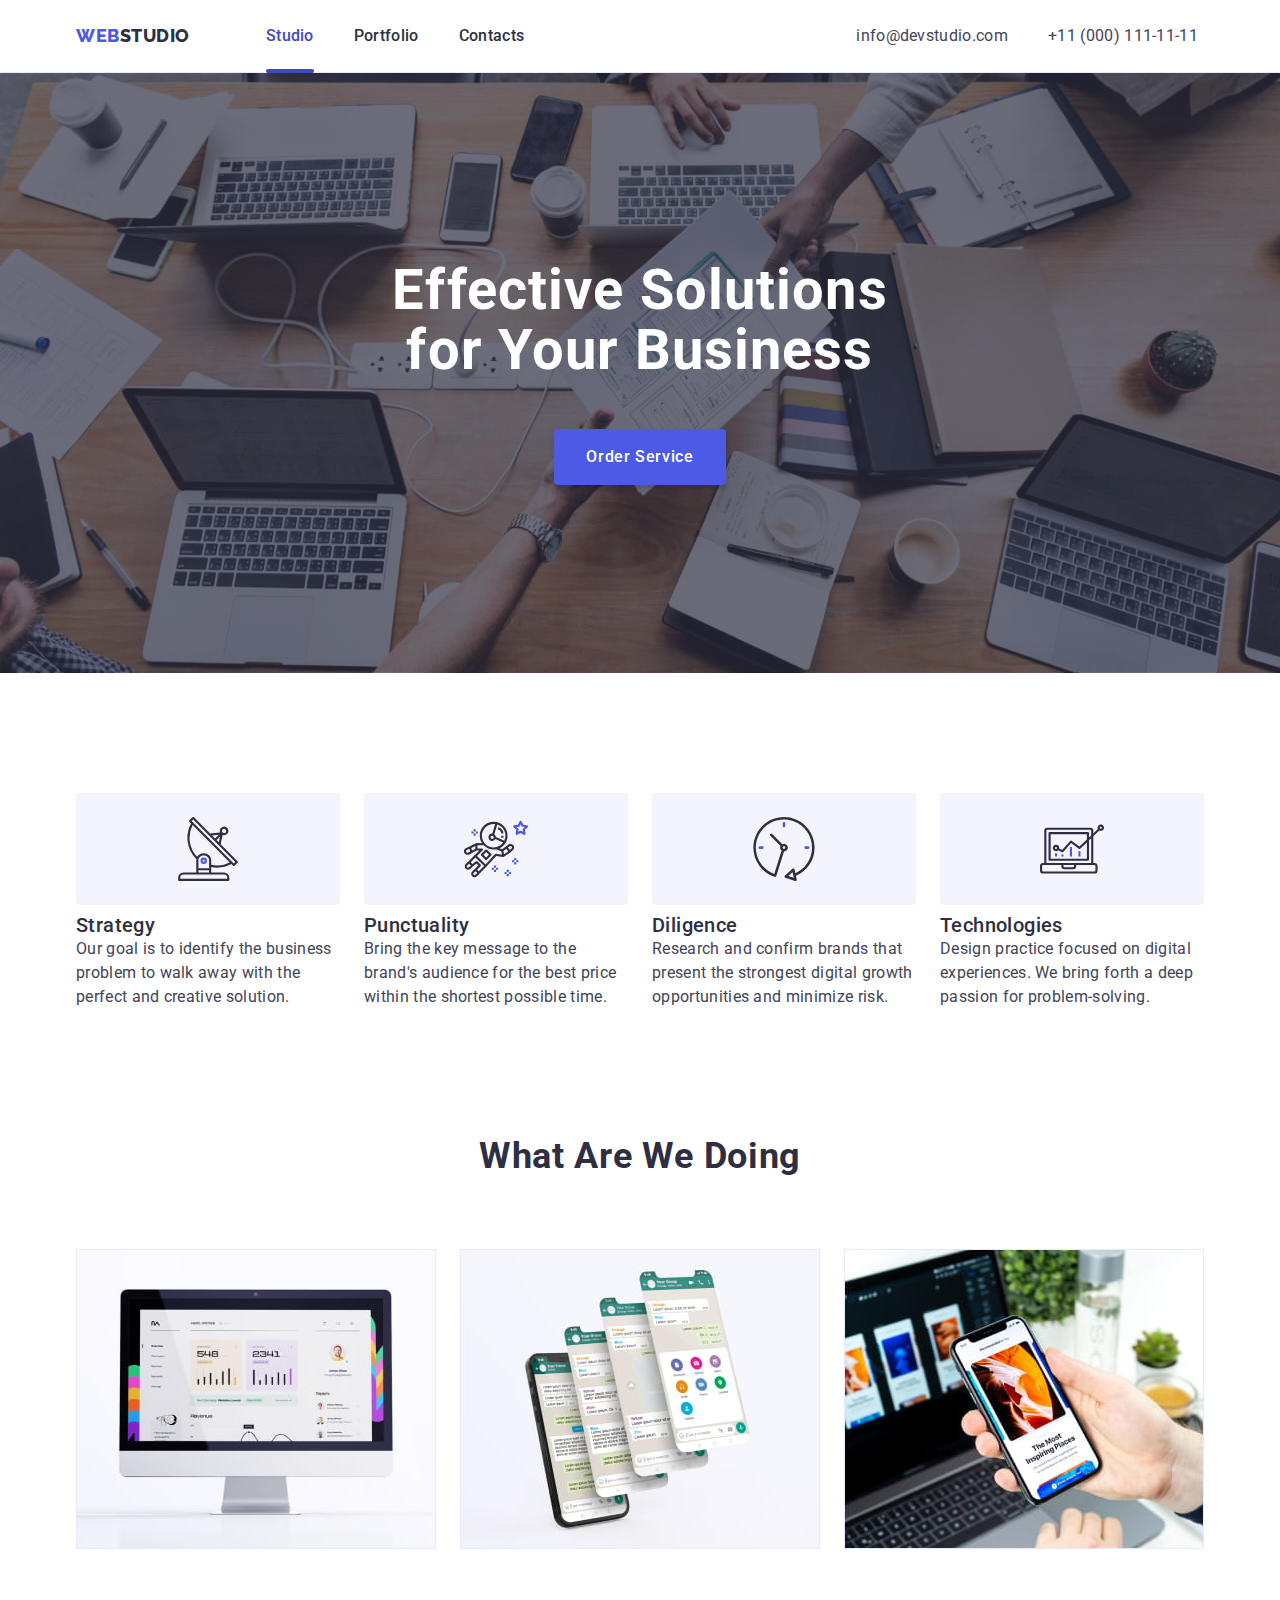
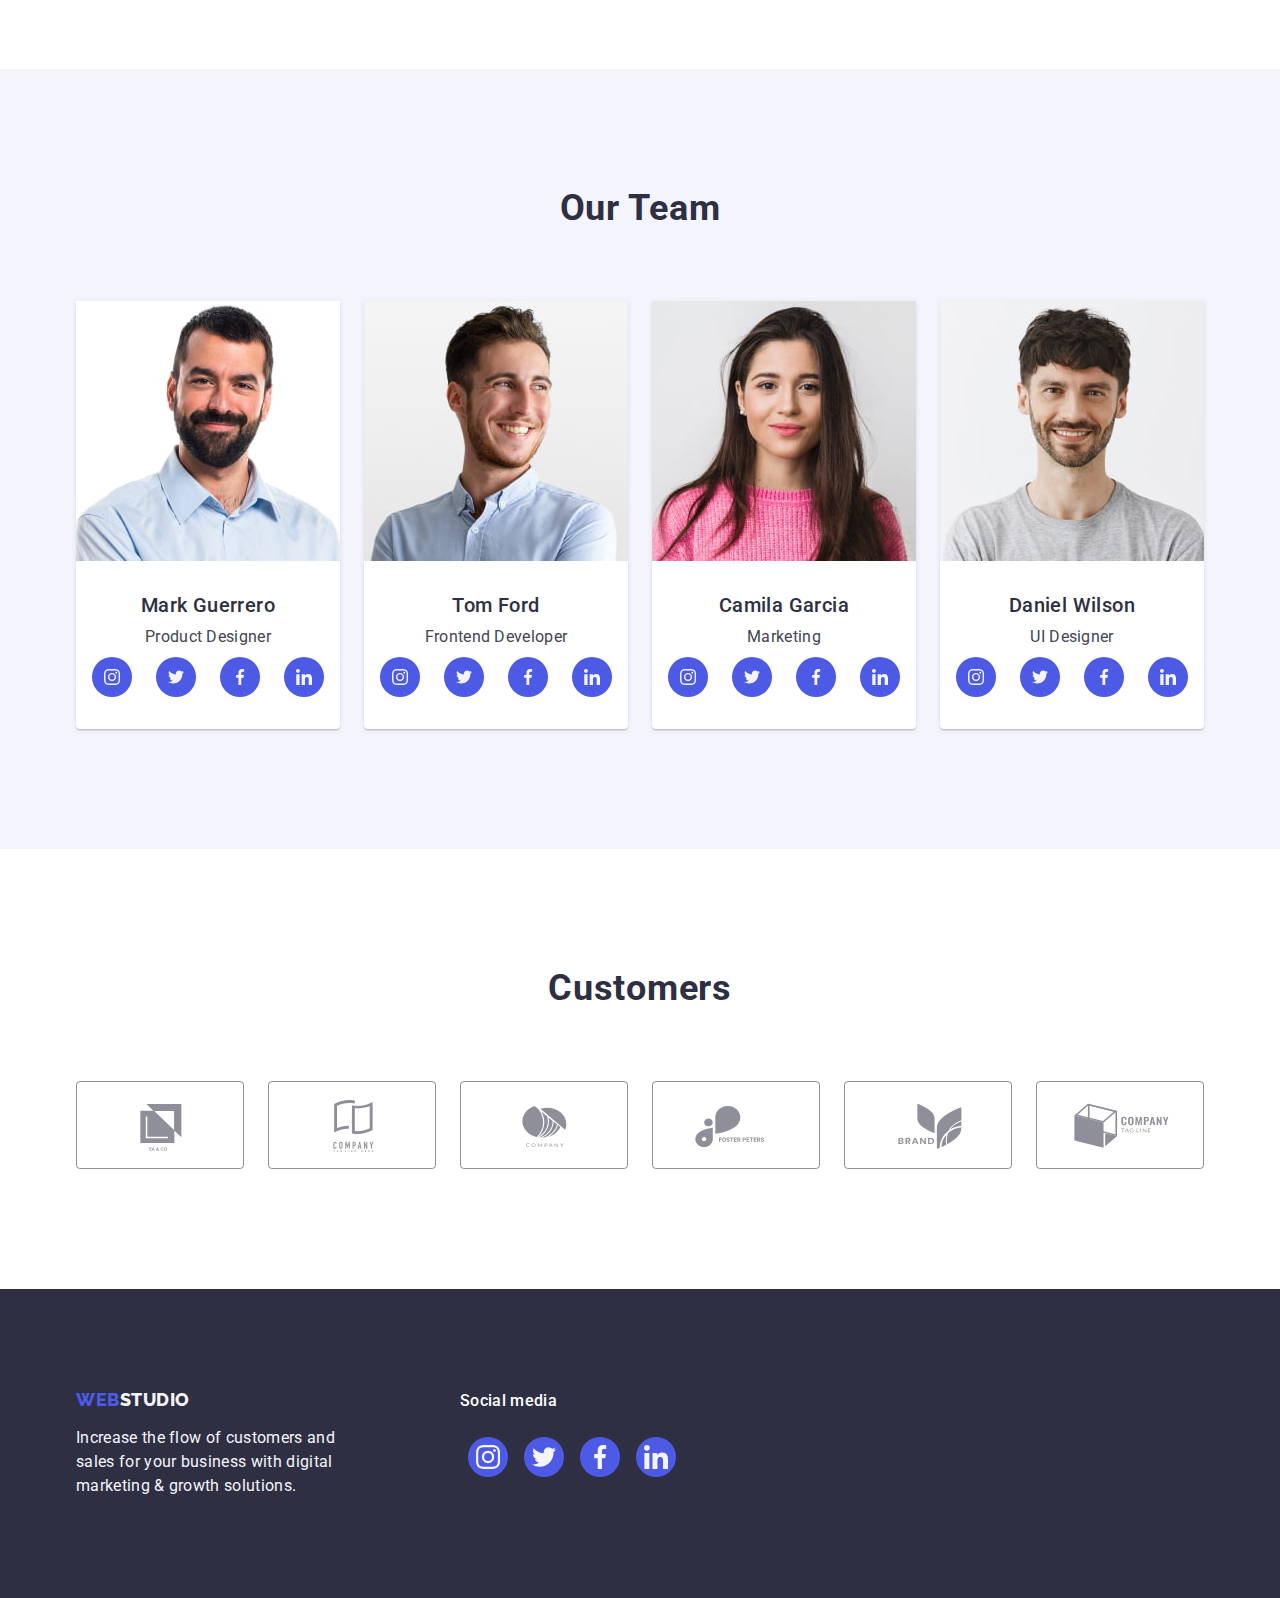
<file: index.html>
<!DOCTYPE html>
<html lang="en">
<head>
    <meta charset="UTF-8">
    <meta http-equiv="X-UA-Compatible" content="IE=edge">
    <meta name="viewport" content="width=device-width, initial-scale=1.0">
    <title>Document</title>
        <!-- Fonts -->
    <link rel="preconnect" href="https://fonts.googleapis.com">
    <link rel="preconnect" href="https://fonts.gstatic.com" crossorigin>
    <link href="https://fonts.googleapis.com/css2?family=Raleway:wght@800&family=Roboto:wght@400;500;700;900&display=swap"
        rel="stylesheet">
        <!-- Normalize -->
        <link rel="stylesheet" href="https://cdn.jsdelivr.net/npm/modern-normalize@2.0.0/modern-normalize.min.css">
        <!-- Custom styles -->
        <link href="./css/styles.css" rel="stylesheet">
</head>
<body class="page">
    <!-- Header section -->
    <header class="header">
        <div class="header-container container">
        <nav class="header-nav">
        <a class="header-logo link" href="./index.html">Web<span class="header-logo-studio">Studio</span></a>
       
       <ul class="nav-list">
        <li><a class="header-link link current" href="./index.html">Studio</a></li>
        <li><a class="header-link link" href="./portfolio.html">Portfolio</a></li>
        <li><a class="header-link link" href="">Contacts</a></li>
       </ul>
        </nav>

       <address class="contacts">
        <ul class="contacts-item" >
        <li class="contacts-items">
            <a class="contacts-link link" href="mailto:info@devstudio.com">info@devstudio.com</a>
        </li>
        <li class="contacts-items">
            <a class="contacts-link link" href="tel:+110001111111">+11 (000) 111-11-11</a>
        </li>
       </ul>
       </address>
        </div>
    </header>
    <!-- Main section -->
    <main class="main">
    <!-- Hero section -->
        <section class="hero-section">
            <div class="hero-container container">
            <h1 class="hero-title">Effective Solutions for Your Business</h1>
            <button class="hero-button" type="button" data-modal-open>Order Service</button>    
            </div>
        </section>
    <!-- Benefits section -->
        <section class="section-benefits">
            <div class="benefits-container container">
                <h2 class="visually-hidden">Lorem ipsum</h2>
                <ul class="benefits-item list" >
                    <li class="benefits-items">
                        <div class="benefits-link">
                            <svg class="benefits-icon" width="64" height="64">
                                <use href="./images/icons.svg#antenna"></use>
                            </svg>
                        </div>
                        <h3 class="benefits-title">Strategy</h3>
                        <p class="benefits-text">
                            Our goal is to identify the business
                        problem to walk away with the perfect and creative solution.
                        </p>
                    </li>
                    <li class="benefits-items">
                        <div class="benefits-link">
                            <svg class="benefits-icon" width="64" height="64">
                                <use href="./images/icons.svg#astronaut"></use>
                            </svg>
                        </div>
                        <h3 class="benefits-title">Punctuality</h3>
                        <p class="benefits-text">
                            Bring the key message to the brand's audience for the best price within the shortest possible time.
                        </p>
                    </li>
                    <li class="benefits-items">
                        <div class="benefits-link">
                            <svg class="benefits-icon" width="64" height="64">
                                <use href="./images/icons.svg#clock"></use>
                            </svg>
                        </div>
                        <h3 class="benefits-title">Diligence</h3>
                        <p class="benefits-text">
                            Research and confirm brands that present the strongest digital growth opportunities and minimize risk. 
                        </p>
                    </li>
                    <li class="benefits-items">
                        <div class="benefits-link">
                            <svg class="benefits-icon" width="64" height="64">
                                <use href="./images/icons.svg#diagram"></use>
                            </svg>
                        </div>
                        <h3 class="benefits-title">Technologies</h3>
                        <p class="benefits-text">
                            Design practice focused on digital experiences. We bring forth a deep passion for problem-solving.
                        </p>
                    </li>
                </ul>
            </div>
        </section>
    <!-- What are we doing section -->
        <section class="section-work">
            <div class="work-container container">
                <h2 class="work-title">What are we doing</h2>
                <ul class="work-item list">
                    <li class="work-items">
                <img src="./images/section-2/img-1.jpg" alt="computer screen" width="360" height="300">
                    </li>
                    <li class="work-items">
                <img src="./images/section-2/img-2.jpg" alt="phone with screenshots" width="360" height="300">
                    </li>
                    <li class="work-items">
                <img src="./images/section-2/img-3.jpg" alt="the phone on the background of the laptop" width="360" height="300">
                    </li>
                </ul>
            </div>
        </section>
    <!-- Our Team section -->
        <section class="section-team">
            <div class="team-container container">
                <h2 class="team-headline">Our Team</h2>
                <ul class="team-item list">
                    <li class="team-items">
                    <img class="team-img" src="./images/section-3/img-1.jpg" alt="Men" width="264" height="260">
                    <div class="team-text-container">
                    <h3 class="team-title">Mark Guerrero</h3>
                    <p class="team-text">Product Designer</p>
                    <ul class="team-icon-list">
                        <li class="team-icon-item">
                            <a class="team-link" href="" aria-label="Instagram"> 
                                <svg class="team-icon" width="16" height="16">
                                    <use href="./images/icons.svg#instagram"></use>
                                </svg>
                            </a>
                        </li>
                        <li class="team-icon-item">
                            <a class="team-link" href="" aria-label="Twitter">
                                <svg class="team-icon" width="16" height="16">
                                    <use href="./images/icons.svg#twitter"></use>
                                </svg>
                            </a>
                        </li>
                        <li class="team-icon-item">
                            <a class="team-link" href="" aria-label="Facebook"> 
                                <svg class="team-icon" width="16" height="16">
                                    <use href="./images/icons.svg#facebook"></use>
                                </svg>
                            </a>
                        </li>
                        <li class="team-icon-item">
                            <a class="team-link" href="" aria-label="Linkedin"> 
                                <svg class="team-icon" width="16" height="16">
                                    <use href="./images/icons.svg#linkedin"></use>
                                </svg>
                            </a>
                        </li>
                    </ul>
                    </div>
                    </li>
                    <li class="team-items">
                    <img class="team-img" src="./images/section-3/img-2.jpg" alt="Men" width="264" height="260">
                    <div class="team-text-container">
                    <h3 class="team-title">Tom Ford</h3>
                    <p class="team-text">Frontend Developer</p>
                    <ul class="team-icon-list">
                        <li class="team-icon-item">
                            <a class="team-link" href="" aria-label="Instagram">
                                <svg class="team-icon" width="16" height="16">
                                    <use href="./images/icons.svg#instagram"></use>
                                </svg>
                            </a>
                        </li>
                        <li class="team-icon-item">
                            <a class="team-link" href="" aria-label="Twitter">
                                <svg class="team-icon" width="16" height="16">
                                    <use href="./images/icons.svg#twitter"></use>
                                </svg>
                            </a>
                        </li>
                        <li class="team-icon-item">
                            <a class="team-link" href="" aria-label="Facebook">
                                <svg class="team-icon" width="16" height="16">
                                    <use href="./images/icons.svg#facebook"></use>
                                </svg>
                            </a>
                        </li>
                        <li class="team-icon-item">
                            <a class="team-link" href="" aria-label="Linkedin">
                                <svg class="team-icon" width="16" height="16">
                                    <use href="./images/icons.svg#linkedin"></use>
                                </svg>
                            </a>
                        </li>
                    </ul>
                    </div>
                    </li>
                    <li class="team-items">
                    <img class="team-img" src="./images/section-3/img-3.jpg" alt="Women" width="264" height="260">
                    <div class="team-text-container">
                    <h3 class="team-title">Camila Garcia</h3>
                    <p class="team-text">Marketing</p>
                    <ul class="team-icon-list">
                        <li class="team-icon-item">
                            <a class="team-link" href="" aria-label="Instagram">
                                <svg class="team-icon" width="16" height="16">
                                    <use href="./images/icons.svg#instagram"></use>
                                </svg>
                            </a>
                        </li>
                        <li class="team-icon-item">
                            <a class="team-link" href="" aria-label="Twitter">
                                <svg class="team-icon" width="16" height="16">
                                    <use href="./images/icons.svg#twitter"></use>
                                </svg>
                            </a>
                        </li>
                        <li class="team-icon-item">
                            <a class="team-link" href="" aria-label="Facebook">
                                <svg class="team-icon" width="16" height="16">
                                    <use href="./images/icons.svg#facebook"></use>
                                </svg>
                            </a>
                        </li>
                        <li class="team-icon-item">
                            <a class="team-link" href="" aria-label="Linkedin">
                                <svg class="team-icon" width="16" height="16">
                                    <use href="./images/icons.svg#linkedin"></use>
                                </svg>
                            </a>
                        </li>
                    </ul>
                    </div>
                    </li>
                    <li class="team-items">
                    <img class="team-img" src="./images/section-3/img-4.jpg" alt="Men" width="264" height="260">
                    <div class="team-text-container">
                    <h3 class="team-title">Daniel Wilson</h3>
                    <p class="team-text">UI Designer</p>
                    <ul class="team-icon-list">
                        <li class="team-icon-item">
                            <a class="team-link" href="" aria-label="Instagram">
                                <svg class="team-icon" width="16" height="16">
                                    <use href="./images/icons.svg#instagram"></use>
                                </svg>
                            </a>
                        </li>
                        <li class="team-icon-item">
                            <a class="team-link" href="" aria-label="Twitter">
                                <svg class="team-icon" width="16" height="16">
                                    <use href="./images/icons.svg#twitter"></use>
                                </svg>
                            </a>
                        </li>
                        <li class="team-icon-item">
                            <a class="team-link" href="" aria-label="Facebook">
                                <svg class="team-icon" width="16" height="16">
                                    <use href="./images/icons.svg#facebook"></use>
                                </svg>
                            </a>
                        </li>
                        <li class="team-icon-item">
                            <a class="team-link" href="" aria-label="Linkedin">
                                <svg class="team-icon" width="16" height="16">
                                    <use href="./images/icons.svg#linkedin"></use>
                                </svg>
                            </a>
                        </li>
                    </ul>
                    </div>
                    </li>
                </ul>
            </div>
        </section>
    <!-- Customer section -->
        <section class="customer-section">
            <div class="container">
                <h2 class="customer-title">Customers</h2>
                <ul class="customer-list">
                    <li class="customer-item">
                        <a class="customer-link" href="" aria-label="Logo-1">
                            <svg class="customer-icon" width="104" height="56">
                                <use href="./images/icons.svg#logo-1"></use>
                            </svg>
                        </a>
                    </li>
                    <li class="customer-item">
                        <a class="customer-link" href="" aria-label="Logo-2">
                            <svg class="customer-icon" width="104" height="56">
                                <use href="./images/icons.svg#logo-2"></use>
                            </svg>
                        </a>
                    </li>
                    <li class="customer-item">
                        <a class="customer-link" href="" aria-label="Logo-3">
                            <svg class="customer-icon" width="104" height="56">
                                <use href="./images/icons.svg#logo-3"></use>
                            </svg>
                        </a>
                    </li>
                    <li class="customer-item">
                        <a class="customer-link" href="" aria-label="Logo-4">
                            <svg class="customer-icon" width="104" height="56">
                                <use href="./images/icons.svg#logo-4"></use>
                            </svg>
                        </a>
                    </li>
                    <li class="customer-item">
                        <a class="customer-link" href="" aria-label="Logo-5">
                            <svg class="customer-icon" width="104" height="56">
                                <use href="./images/icons.svg#logo-5"></use>
                            </svg>
                        </a>
                    </li>
                    <li class="customer-item">
                        <a class="customer-link" href="" aria-label="Logo-6">
                            <svg class="customer-icon" width="104" height="56">
                                <use href="./images/icons.svg#logo-6"></use>
                            </svg>
                        </a>
                    </li>
                </ul>
            </div>
        </section>
    </main>
    <!-- Footer section -->
    <footer class="footer">
        <div class="footer-container container">
            <div class="information">
                <a class="footer-logo link" href="./index.html">Web<span class="footer-logo-studio">Studio</span></a>
                <p class="footer-text">
                    Increase the flow of customers and sales for your business with digital marketing & growth solutions.
                </p>
            </div>
            <div class="social-media">
                <p class="footer-media-text">
                    Social media
                </p>
                <ul class="footer-icon-list">
                    <li class="footer-icon-item">
                        <a class="footer-link" href="" aria-label="Instagram">
                            <svg class="footer-icon" width="24" height="24">
                                <use href="./images/icons.svg#instagram"></use>
                            </svg>
                        </a>
                    </li>
                    <li class="footer-icon-item">
                        <a class="footer-link" href="" aria-label="Twitter">
                            <svg class="footer-icon" width="24" height="24">
                                <use href="./images/icons.svg#twitter"></use>
                            </svg>
                        </a>
                    </li>
                    <li class="footer-icon-item">
                        <a class="footer-link" href="" aria-label="Facebook">
                            <svg class="footer-icon" width="24" height="24">
                                <use href="./images/icons.svg#facebook"></use>
                            </svg>
                        </a>
                    </li>
                    <li class="footer-icon-item">
                        <a class="footer-link" href="" aria-label="Linkedin">
                            <svg class="footer-icon" width="24" height="24">
                                <use href="./images/icons.svg#linkedin"></use>
                            </svg>
                        </a>
                    </li>
                </ul>
            </div>
        </div>
    </footer>
    <!-- Modal window -->
    <div class="backdrop is-hidden" data-modal>
        <div class="modal">
            <button class="modal-btn" type="button" data-modal-close>
                <svg class="modal-icon" width="8" height="8">
                    <use href="./images/icons.svg#close-back"></use>
                </svg>
            </button>
        </div>
    </div>


    <script src="./js/modal.js"></script>
</body>
</html>
</file>
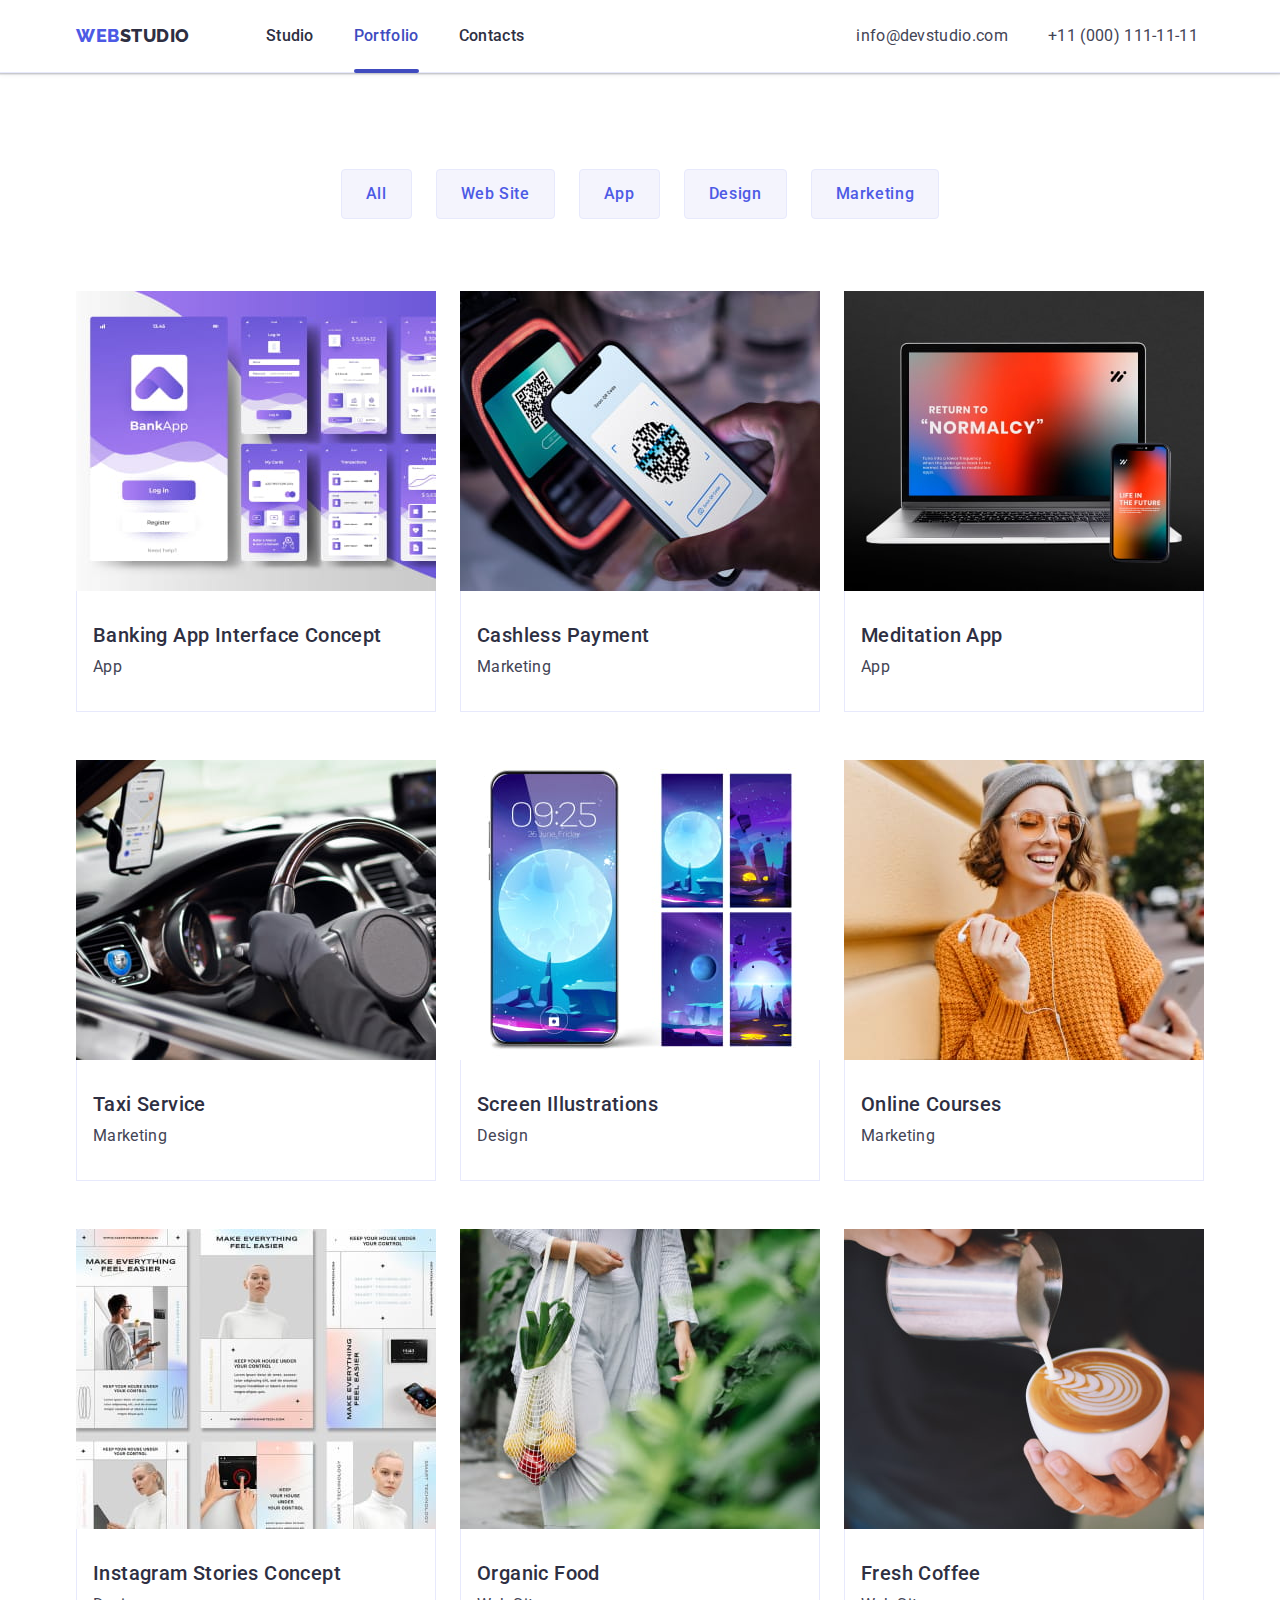
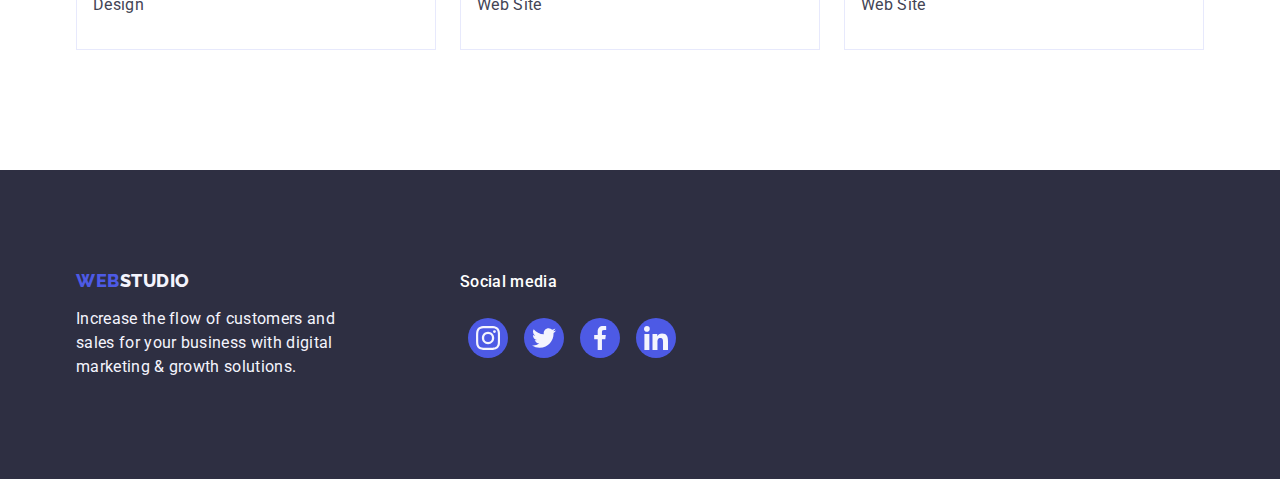
<file: portfolio.html>
<!DOCTYPE html>
<html lang="en">
<head>
    <meta charset="UTF-8">
    <meta name="viewport" content="width=device-width, initial-scale=1.0">
    <title>Document</title>
        <!-- Fonts -->
        <link rel="preconnect" href="https://fonts.googleapis.com">
        <link rel="preconnect" href="https://fonts.gstatic.com" crossorigin>
        <link href="https://fonts.googleapis.com/css2?family=Raleway:wght@800&family=Roboto:wght@400;500;700;900&display=swap"
             rel="stylesheet">
        <!-- Normalize -->
        <link rel="stylesheet" href="https://cdn.jsdelivr.net/npm/modern-normalize@2.0.0/modern-normalize.min.css">
        <!-- Custom styles -->
        <link href="./css/styles.css" rel="stylesheet">
</head>
<body class="page">
    <header class="header">
        <div class="header-container container">
            <nav class="header-nav">
                <a class="header-logo link" href="./index.html">Web<span class="header-logo-studio">Studio</span></a>
                <ul class="nav-list">
                    <li><a class="header-link link" href="./index.html">Studio</a></li>
                    <li><a class="header-link link current" href="./portfolio.html">Portfolio</a></li>
                    <li><a class="header-link link" href="">Contacts</a></li>
                </ul>
            </nav>
    
            <address class="contacts">
                <ul class="contacts-item">
                    <li class="contacts-items">
                        <a class="contacts-link link" href="mailto:info@devstudio.com">info@devstudio.com</a>
                    </li>
                    <li class="contacts-items">
                        <a class="contacts-link link" href="tel:+110001111111">+11 (000) 111-11-11</a>
                    </li>
                </ul>
            </address>
        </div>
    </header>
    <main>
<section class="section-main">
    <div class="portfolio-container container">
        <h1 class="visually-hidden">Lorem ipsum dolor sit.</h1>
        <ul class="filtr-list">
            <li class="filtr-item">
                <button class="filtr-button" type="button">All</button>
            </li>
            <li class="filtr-item">
                <button class="filtr-button" type="button">Web Site</button>
            </li>
            <li class="filtr-item">
                <button class="filtr-button" type="button">App</button>
            </li>
            <li class="filtr-item">
                <button class="filtr-button" type="button">Design</button>
            </li>
            <li class="filtr-item">
                <button class="filtr-button" type="button">Marketing</button>
            </li>

        </ul>
        <ul class="card-items">
                <li class="card-item">
                        <a class="card-link link" href="">
                            <div class="card-item-container">
                                <img src="./images/page-2/img-1.jpg" alt="Banking  Interface" width="360" height="300">
                                <p class="overlay overlay-text">
                                    14 Stylish and User-Friendly App Design Concepts · Task Manager App · Calorie Tracker App · Exotic Fruit Ecommerce App ·
                                    Cloud Storage App
                                </p>
                            </div>
                            <div class="text-border">
                                <h2 class="filtr-title">Banking App Interface Concept</h2>
                                <p class="filtr-text">App</p>
                            </div>
                        </a>
                </li>
                <li class="card-item">
                    <a class="card-link link" href="">
                    <div class="card-item-container">
                        <img src="./images/page-2/img-2.jpg" alt="Payment by phone" width="360" height="300">
                        <p class="overlay overlay-text">
                            14 Stylish and User-Friendly App Design Concepts · Task Manager App · Calorie Tracker App · Exotic Fruit Ecommerce App ·
                            Cloud Storage App
                        </p>
                    </div>
                    <div class="text-border">
                    <h2 class="filtr-title">Cashless Payment</h2>
                    <p class="filtr-text">Marketing</p>
                    </div>
                    </a>
                </li>

                <li class="card-item">
                    <a class="card-link link" href="">
                    <div class="card-item-container">
                        <img src="./images/page-2/img-3.jpg" alt="Meditation App" width="360" height="300">
                        <p class="overlay overlay-text">
                            14 Stylish and User-Friendly App Design Concepts · Task Manager App · Calorie Tracker App · Exotic Fruit Ecommerce App ·
                            Cloud Storage App
                        </p>
                    </div>
                    <div class="text-border">
                    <h2 class="filtr-title">Meditation App</h2>
                    <p class="filtr-text">App</p>
                    </div>
                    </a>
                </li>
            
                <li class="card-item">
                    <a class="card-link link" href="">
                    <div class="card-item-container">
                        <img src="./images/page-2/img-4.jpg" alt="Taxi Service" width="360" height="300">
                        <p class="overlay overlay-text">
                            14 Stylish and User-Friendly App Design Concepts · Task Manager App · Calorie Tracker App · Exotic Fruit Ecommerce App ·
                            Cloud Storage App
                        </p>
                    </div>
                    <div class="text-border">
                    <h2 class="filtr-title">Taxi Service</h2>
                    <p class="filtr-text">Marketing</p>
                    </div>
                    </a>
                </li>
        
                <li class="card-item">
                    <a class="card-link link" href="">
                    <div class="card-item-container">
                        <img src="./images/page-2/img-5.jpg" alt="Illustrations for the theme of the telephone" width="360" height="300">
                        <p class="overlay overlay-text">
                            14 Stylish and User-Friendly App Design Concepts · Task Manager App · Calorie Tracker App · Exotic Fruit Ecommerce App ·
                            Cloud Storage App
                        </p>
                    </div>
                    <div class="text-border">
                    <h2 class="filtr-title">Screen Illustrations</h2>  
                    <p class="filtr-text">Design</p>
                    </div>    
                    </a>
                </li>
            
                <li class="card-item">
                    <a class="card-link link" href="">
                    <div class="card-item-container">
                        <img src="./images/page-2/img-6.jpg" alt="Online Courses" width="360" height="300">
                        <p class="overlay overlay-text">
                            14 Stylish and User-Friendly App Design Concepts · Task Manager App · Calorie Tracker App · Exotic Fruit Ecommerce App ·
                            Cloud Storage App
                        </p>
                    </div>
                    <div class="text-border">
                    <h2 class="filtr-title">Online Courses</h2>
                    <p class="filtr-text">Marketing</p>
                    </div>    
                    </a>
                </li>
            
                <li class="card-item">
                    <a class="card-link link" href="">
                    <div class="card-item-container">
                        <img src="./images/page-2/img-7.jpg" alt="Instagram Stories layouts" width="360" height="300">
                        <p class="overlay overlay-text">
                            14 Stylish and User-Friendly App Design Concepts · Task Manager App · Calorie Tracker App · Exotic Fruit Ecommerce App ·
                            Cloud Storage App
                        </p>
                    </div>
                    <div class="text-border">
                    <h2 class="filtr-title">Instagram Stories Concept</h2>
                    <p class="filtr-text">Design</p>
                    </div>    
                    </a>
                </li>
    
                <li class="card-item">
                    <a class="card-link link" href="">
                    <div class="card-item-container">
                        <img src="./images/page-2/img-8.jpg" alt="Organic Food" width="360" height="300">
                        <p class="overlay overlay-text">
                            14 Stylish and User-Friendly App Design Concepts · Task Manager App · Calorie Tracker App · Exotic Fruit Ecommerce App ·
                            Cloud Storage App
                        </p>
                    </div>
                    <div class="text-border">
                    <h2 class="filtr-title">Organic Food</h2>
                    <p class="filtr-text">Web Site</p>
                    </div>    
                    </a>
                </li>
            
                <li class="card-item">
                    <a class="card-link link" href="">
                        <div class="card-item-container">
                            <img src="./images/page-2/img-9.jpg" alt="Fresh Coffee" width="360" height="300">
                            <p class="overlay overlay-text">
                                14 Stylish and User-Friendly App Design Concepts · Task Manager App · Calorie Tracker App · Exotic Fruit Ecommerce App ·
                                Cloud Storage App
                            </p>
                        </div>
                        <div class="text-border">
                            <h2 class="filtr-title">Fresh Coffee</h2>  
                            <p class="filtr-text">Web Site</p>
                        </div>    
                    </a>
                </li>

        </ul>
    </div>
</section>

    </main>

    <footer class="footer">
        <div class="footer-container container">
            <div class="information">
                <a class="footer-logo link" href="./index.html">Web<span class="footer-logo-studio">Studio</span></a>
                <p class="footer-text">
                    Increase the flow of customers and sales for your business with digital marketing & growth solutions.
                </p>
            </div>
            <div class="social-media">
                <p class="footer-media-text">
                    Social media
                </p>
                <ul class="footer-icon-list">
                    <li class="footer-icon-item">
                        <a class="footer-link" href="" aria-label="Instagram">
                            <svg class="footer-icon" width="24" height="24">
                                <use href="./images/icons.svg#instagram"></use>
                            </svg>
                        </a>
                    </li>
                    <li class="footer-icon-item">
                        <a class="footer-link" href="" aria-label="Twitter">
                            <svg class="footer-icon" width="24" height="24">
                                <use href="./images/icons.svg#twitter"></use>
                            </svg>
                        </a>
                    </li>
                    <li class="footer-icon-item">
                        <a class="footer-link" href="" aria-label="Facebook">
                            <svg class="footer-icon" width="24" height="24">
                                <use href="./images/icons.svg#facebook"></use>
                            </svg>
                        </a>
                    </li>
                    <li class="footer-icon-item">
                        <a class="footer-link" href="" aria-label="Linkedin">
                            <svg class="footer-icon" width="24" height="24">
                                <use href="./images/icons.svg#linkedin"></use>
                            </svg>
                        </a>
                    </li>
                </ul>
            </div>
        </div>
    </footer>
</body>
</html>
</file>
<file: css/styles.css>
*,
*::before,
*::after {
    box-sizing: border-box;
}

h1,h2,h3,h4,h5,h6,p{
    margin-top: 0;
    margin-bottom: 0;
}

ul{
    margin-top: 0;
    margin-bottom: 0;
    padding-left: 0;
    list-style-type: none;
}

img{
    display: block;
}

:root {
    --brand-color:#434455;
    --primary-white-color: #ffffff;
    --title-color:#2e2f42;
    --primary-accent-color:#4D5AE5;
    --secondary-accent-color:#404BBF;
    --secondary-white-color:#F4F4FD;
    --bg-color:#2E2F42;
    --bg-btn-color:#4D5AE5;
    --bg-white-color: #ffffff;
    --filtr-btn-color:#E7E9FC;
    --lightslate: #8E8F99;
    --green: #31D0AA;
    
}

.container{
    width: 1158px;
    margin: 0 auto;
    padding: 0 15px;
}

.page {
    font-family: "Roboto", sans-serif;
    color:var(--brand-color);
    background-color: var(--bg-white-color);
    height: 100%;
}

.header-link.current{
    color: var(--secondary-accent-color);
}

.header-link.current::after{
    content: "";
    color: var(--secondary-accent-color);
    border-radius: 2px;
    background-color: var(--secondary-accent-color);
    width: 100%;
    height: 4px;
    position: absolute;
    bottom: 0;
    left: 0;
    bottom: -1px;
}

     /* Header styles */
.header{
    border-bottom: 1px solid #E7E9FC;
    background-color: #ffffff;
    display: flex;
    justify-content:flex-start;
    align-items: center;
    flex-shrink: 0;
    box-shadow: 0px 2px 1px rgba(46, 47, 66, 0.08),
        0px 1px 1px rgba(46, 47, 66, 0.16),
        0px 1px 6px rgba(46, 47, 66, 0.08);
}

.header-container{
    display: flex;
}

.header-nav{
    display: flex;
    align-items: center;
} 

.header-logo {
    font-family:"Raleway",sans-serif;
    font-weight: 800;
    font-size: 18px;
    line-height: 1.17;
    letter-spacing: 0.03em;
    text-transform: uppercase;
    color: var(--primary-accent-color);
    display: flex;
    height: 24px;
    align-items: center;
    flex-shrink: 0;
    margin-right: 76px;
}

.link{
    text-decoration: none;
}

.header-logo-studio{
    color:var(--title-color);
}

.nav-list{
    display: flex;
    gap: 40px;
    align-items: center;
    margin-right: 332px;
}
    
.header-link {
    display: flex;
    font-weight: 500;
    line-height: 1.5;
    letter-spacing: 0.02em;
    color: var(--title-color);
    padding:24px 0;
    position: relative;
    transition: color 250ms cubic-bezier(0.4, 0, 0.2, 1);
}

.header-link:hover,
.header-link:focus{
    color:var(--secondary-accent-color);
}

.contacts{
    font-style:normal;
}

.contacts-item{
    display: flex;
    gap: 40px;
    align-items: center;
}

.contacts-link {
    display: flex;
    line-height: 1.5;
    letter-spacing: 0.02em;
    color:var(--brand-color);
    list-style-type:none;
    padding: 24px 0;
    transition: color 250ms cubic-bezier(0.4, 0, 0.2, 1);
} 

.contacts-link:hover,
.contacts-link:focus{
    color: var(--secondary-accent-color);
}

/* Hero styles */

.hero-section {
    max-width: 1440px;
    margin: 0 auto;
    background-color: var(--bg-color);
    background-image: linear-gradient(rgba(46, 47, 66, 0.7),
    rgba(46, 47, 66, 0.7)), url(../images/people-office-1.jpg);
    background-repeat: no-repeat;
    background-size: cover;
    background-position: center;
    flex-shrink: 0;
    padding: 188px 0;

}
    
.hero-title {
    font-size: 56px;
    line-height: 1.07;
    text-align: center;
    letter-spacing: 0.02em;
    color:var(--primary-white-color);
    max-width: 496px;
    margin-right: auto;
    margin-left: auto;
    padding-bottom: 48px;
}
    
.hero-button {
    font-family: "Roboto", sans-serif;
    background-color: var(--bg-btn-color);
    font-size: 16px;
    cursor: pointer;
    font-weight: 500;
    line-height: 1.5;
    letter-spacing:0.04em;
    color:var(--primary-white-color);
    border-radius: 4px;
    box-shadow: 0px 4px 4px 0px rgba(0, 0, 0, 0.15);
    display: block;
    min-width: 169px;
    padding: 16px 32px;
    border: none;
    align-items: flex-start;
    gap: 10px;
    margin-right: auto;
    margin-left: auto;
    transition: background-color 250ms cubic-bezier(0.4, 0, 0.2, 1);
}


.hero-button:hover,
.hero-button:focus{
    background-color:var(--secondary-accent-color);
}

/* Benefits styles */

.visually-hidden {
    position: absolute;
    width: 1px;
    height: 1px;
    margin: -1px;
    border: 0;
    padding: 0;

    white-space: nowrap;
    clip-path: inset(100%);
    clip: rect(0 0 0 0);
    overflow: hidden;
}

.section-benefits{
    padding: 120px 0;
}
.benefits-title {
    font-weight: 500;
    font-size: 20px;
    line-height: 1.2;
    letter-spacing: 0.02em;
    color:var(--title-color);
}

.benefits-item{
    display: flex;
    gap: 24px;

}

.benefits-items{
    width: calc((100% - 72px) / 4);
}

.benefits-text {
    line-height: 1.5;
    letter-spacing: 0.02em;
    color:var(--brand-color);
}

.benefits-link{
    display: flex;
    justify-content: center;
    align-items: center;
    width: 264px;
    height: 112px;
    border-radius: 4px;
    background: var(--secondary-white-color);
    margin-bottom: 8px;
}

.benefits-container{
    margin-bottom: 8px;
}

/* Work styles */
.section-work{
    flex-shrink: 0;
    padding-bottom: 120px;
}


.work-title{
    font-size: 36px;
    line-height: 1.11;
    text-align: center;
    letter-spacing: 0.02em;
    text-transform: capitalize;
    color: var(--title-color); 
    margin-bottom: 72px;
}

.work-item{
    display: flex;
    gap: 24px;
}

.work-items{
    width: calc((100% - 48px) / 3);
}


/* Team styles */
.team-headline{
    font-size: 36px;
    line-height: 1.11;
    text-align: center;
    letter-spacing: 0.02em;
    text-transform: capitalize;
    color: var(--title-color);
    background-color: var(--secondary-white-color);
    margin-bottom: 72px;
}

.section-team{
    background-color: var(--secondary-white-color);
    flex-shrink: 0;
    padding: 120px 0;

}
    
 .team-title {
    font-weight: 500;
    font-size: 20px;
    line-height: 1.2;
    text-align: center;
    letter-spacing: 0.02em;
    color:var(--title-color);
    margin-bottom: 8px;
}

.team-items{
    width: calc((100% - 72px) / 4);
    background-color: var(--primary-white-color);
    border-radius: 0px 0px 4px 4px;
    width: 264px; 
    box-shadow: 0px 2px 1px 0px rgba(46, 47, 66, 0.08), 0px 1px 1px 0px rgba(46, 47, 66, 0.16), 0px 1px 6px 0px rgba(46, 47, 66, 0.08);
    
}

.team-item{
    display: flex;
    gap: 24px;
}

.team-text-container{
    padding: 32px 0;

}
    
.team-text {
    line-height: 1.5;
    text-align: center;
    letter-spacing: 0.02em;
    color:var(--brand-color);
    margin-bottom: 8px;
}

.team-icon-list{
    display: flex;
    justify-content: center;
    gap: 24px;
}

.team-link{
    display: flex;
    justify-content: center;
    align-items: center;
    width: 40px;
    height: 40px;
    background-color: var(--bg-btn-color);
    border-radius: 50%;
    transition: background-color 250ms cubic-bezier(0.4, 0, 0.2, 1);
}

.team-icon{
    fill: var(--secondary-white-color);
}

.team-link:hover,
.team-link:focus{
    background-color: var(--secondary-accent-color);
}

/* Footer styles */
.footer {
    background-color: var(--bg-color);
    flex-shrink: 0;
    padding: 100px 0;
}

.footer-container{
    display: flex;
    align-items: baseline;
}

.information{
    margin-right: 120px;
} 

.footer-logo{
    font-family: "Raleway", sans-serif;
    font-weight: 800;
    font-size: 18px;
    line-height: 1.17;
    letter-spacing: 0.03em;
    text-transform: uppercase;
    color: var(--primary-accent-color);
    display: inline-block;
    margin-bottom: 16px;
}

.footer-logo-studio {
    color:var(--secondary-white-color);
}

.footer-text {
    line-height: 1.5;
    letter-spacing: 0.02em;
    color:var(--secondary-white-color);
    flex-shrink: 0;
    width: 264px;
}

.footer-media-text{
    color: var(--primary-white-color);
    font-weight: 500;
    line-height: 1.5;
    letter-spacing: 0.32px;
    margin-bottom: 16px;
}

.footer-icon-list {
    display: flex;
    justify-content: center;
    gap: 16px;
    padding: 8px;
}

.footer-link {
    display: flex;
    justify-content: center;
    align-items: center;
    width: 40px;
    height: 40px;
    background-color: var(--bg-btn-color);
    border-radius: 50%;
    transition: background-color 250ms cubic-bezier(0.4, 0, 0.2, 1);
}

.footer-icon {
    fill: var(--secondary-white-color);
}

.footer-link:hover,
.footer-link:focus{
    background-color: var(--green);
}

 /* Portfolio styles */

 .section-main{
    padding-top: 96px;
    padding-bottom: 120px;
    margin: 0 auto;

 }

.filtr-list{
    display: flex;
    justify-content: center;
    align-items: flex-start;
    gap: 24px;
    list-style-type: none;
    margin-bottom: 72px;
}

.filtr-button{
    font-family: "Roboto", sans-serif;
    font-size: 16px;
    font-weight: 500;
    line-height: 1.5;
    text-align: center;
    letter-spacing:0.04em;
    color:var(--bg-btn-color);
    cursor: pointer;
    background-color: var(--secondary-white-color);
    display: flex;
    padding: 12px 24px;
    align-items: flex-start;
    border-radius: 4px;
    border: 1px solid var(--filtr-btn-color);
    transition: color 250ms cubic-bezier(0.4, 0, 0.2, 1),
        background-color 250ms cubic-bezier(0.4, 0, 0.2, 1),
        border-color 250ms cubic-bezier(0.4, 0, 0.2, 1),
        box-shadow 250ms cubic-bezier(0.4, 0, 0.2, 1);;
}

.filtr-button:hover,
.filtr-button:focus{
    color: var(--bg-white-color);
    border: 1px solid transparent;
    background-color: var(--secondary-accent-color);
    box-shadow: 0px 2px 2px 0px rgba(0, 0, 0, 0.12), 0px 2px 1px 0px rgba(0, 0, 0, 0.08), 0px 3px 1px 0px rgba(0, 0, 0, 0.10);
}    

.filtr-title {
    font-weight: 500;
    font-size: 20px;
    line-height: 1.2;
    letter-spacing: 0.02em;
    color: var(--title-color);
    margin-bottom: 8px;
    transition: color 250ms cubic-bezier(0.4, 0, 0.2, 1); 
}

.filtr-title:hover,
.filtr-title:focus{
    color: var(--secondary-accent-color);
}

.text-border {
    border: 1px solid #E7E9FC;
    border-top: none;
    padding: 32px 16px;
}

.filtr-text {
    line-height: 1.5;
    letter-spacing: 0.02em;
    color:var(--brand-color);
}

.card-items{
    display: flex;
    flex-wrap: wrap;
    column-gap: 24px;
    row-gap: 48px;
    list-style-type: none;
}

.card-link{
    display: block;
    transition: box-shadow 250ms cubic-bezier(0.4, 0, 0.2, 1);
}

.card-link:hover,
.card-link:focus{
    box-shadow: 0px 1px 6px rgba(46, 47, 66, 0.08),
        0px 1px 1px rgba(46, 47, 66, 0.16),
        0px 2px 1px rgba(46, 47, 66, 0.08);
}

.card-item{
    width: calc((100% - 48px) / 3);
    transition: box-shadow 250ms cubic-bezier(0.4, 0, 0.2, 1);
}

.card-item:hover{
    box-shadow: 0px 2px 2px 0px rgba(0, 0, 0, 0.12), 0px 2px 1px 0px rgba(0, 0, 0, 0.08), 0px 3px 1px 0px rgba(0, 0, 0, 0.10);
}

/* Customer styes */

.customer-section{
    padding: 120px 0;
}

 .customer-title{
    color: var(--navyblue, #2E2F42);
        text-align: center;
        font-family: Roboto;
        font-size: 36px;
        font-weight: 700;
        line-height: 1.11;
        letter-spacing: 0.72px;
        text-transform: capitalize;
        margin-bottom: 72px;
} 

.customer-list {
    display: flex;
    justify-content: center;
    gap: 24px; 
}

.customer-link {
    display: flex;
    justify-content: center;
    align-items: center;
    width: 168px;
    height: 88px;
    border: 1px solid #8E8F99;
    border-radius: 4px;
    transition: border-color 250ms cubic-bezier(0.4, 0, 0.2, 1),color 250ms cubic-bezier(0.4, 0, 0.2, 1);
    color: var(--lightslate);
}

.customer-icon {
    fill:currentColor;
    transition: fill 250ms cubic-bezier(0.4, 0, 0.2, 1);
}

.customer-link:hover,
.customer-link:focus{
    border-color: var(--secondary-accent-color);
    color: var(--secondary-accent-color);
}

.customer-link:hover .customer-icon{
    fill:var(--secondary-accent-color);
}

/* Modal styles */

.backdrop {
    position: fixed;
    top: 0;
    left: 0;
    width: 100%;
    height: 100%;
    background-color: rgba(46, 47, 66, 0.40);
    transition: opacity 250ms cubic-bezier(0.4, 0, 0.2, 1), visibility 250ms cubic-bezier(0.4, 0, 0.2, 1);;
}

.backdrop.is-hidden{
    opacity: 0;
    pointer-events: none;
    visibility: hidden;

}

.backdrop.is-hidden .modal{
    opacity: 0;
    transform: translateX(-50%) translateY(-70%);
}

.modal {
    position: absolute;
    top: 50%;
    left: 50%;

    transform: translateX(-50%) translateY(-50%)scale(1);

    width: 408px;
    min-height: 584px;
    flex-shrink: 0;
    border-radius: 4px;
    background:  #FCFCFC;
    box-shadow: 0px 2px 1px 0px rgba(0, 0, 0, 0.20), 0px 1px 3px 0px rgba(0, 0, 0, 0.12), 0px 1px 1px 0px rgba(0, 0, 0, 0.14);

    transition: transform 250ms cubic-bezier(0.4, 0, 0.2, 1);
}

.modal-btn{
    position: absolute;
    top: 24px;
    right: 24px;

    display: flex;
    justify-content: center;
    align-items: center;

    padding: 0;
    width: 24px;
    height: 24px;
    cursor: pointer;
    border-radius: 50%;
    border: none;
    background-color: #E7E9FC;
    border: 1px solid rgba(0, 0, 0, 0.1);
    transition: background-color 250ms cubic-bezier(0.4, 0, 0.2, 1), border 250ms cubic-bezier(0.4, 0, 0.2, 1);
}

.modal-btn:hover,
.modal-btn:focus{
    background-color: var(--secondary-accent-color);
    border: none;
}

.modal-icon{
    transition: fill 250ms cubic-bezier(0.4, 0, 0.2, 1)
}

.modal-btn:hover .modal-icon,
.modal-btn:focus .modal-icon{
    fill:#ffffff;
}

/* Overlay text */

.overlay-text{
    line-height: 1.5;
    letter-spacing: 0.32px;
    color: var(--secondary-white-color);
    padding:40px 32px;

}

.overlay{
    width: 100%;
    height: 100%;

    transform: translateY(100%);
    transition: transform 250ms cubic-bezier(0.4, 0, 0.2, 1);


    position: absolute;
    top: 0;
    left: 0;
    background-color: var(--bg-btn-color);
}

.card-item-container{
    position: relative;
    overflow: hidden;
}

.card-link:hover .overlay,
.card-link:focus .overlay{
    transform: translateY(0%);
}
</file>
